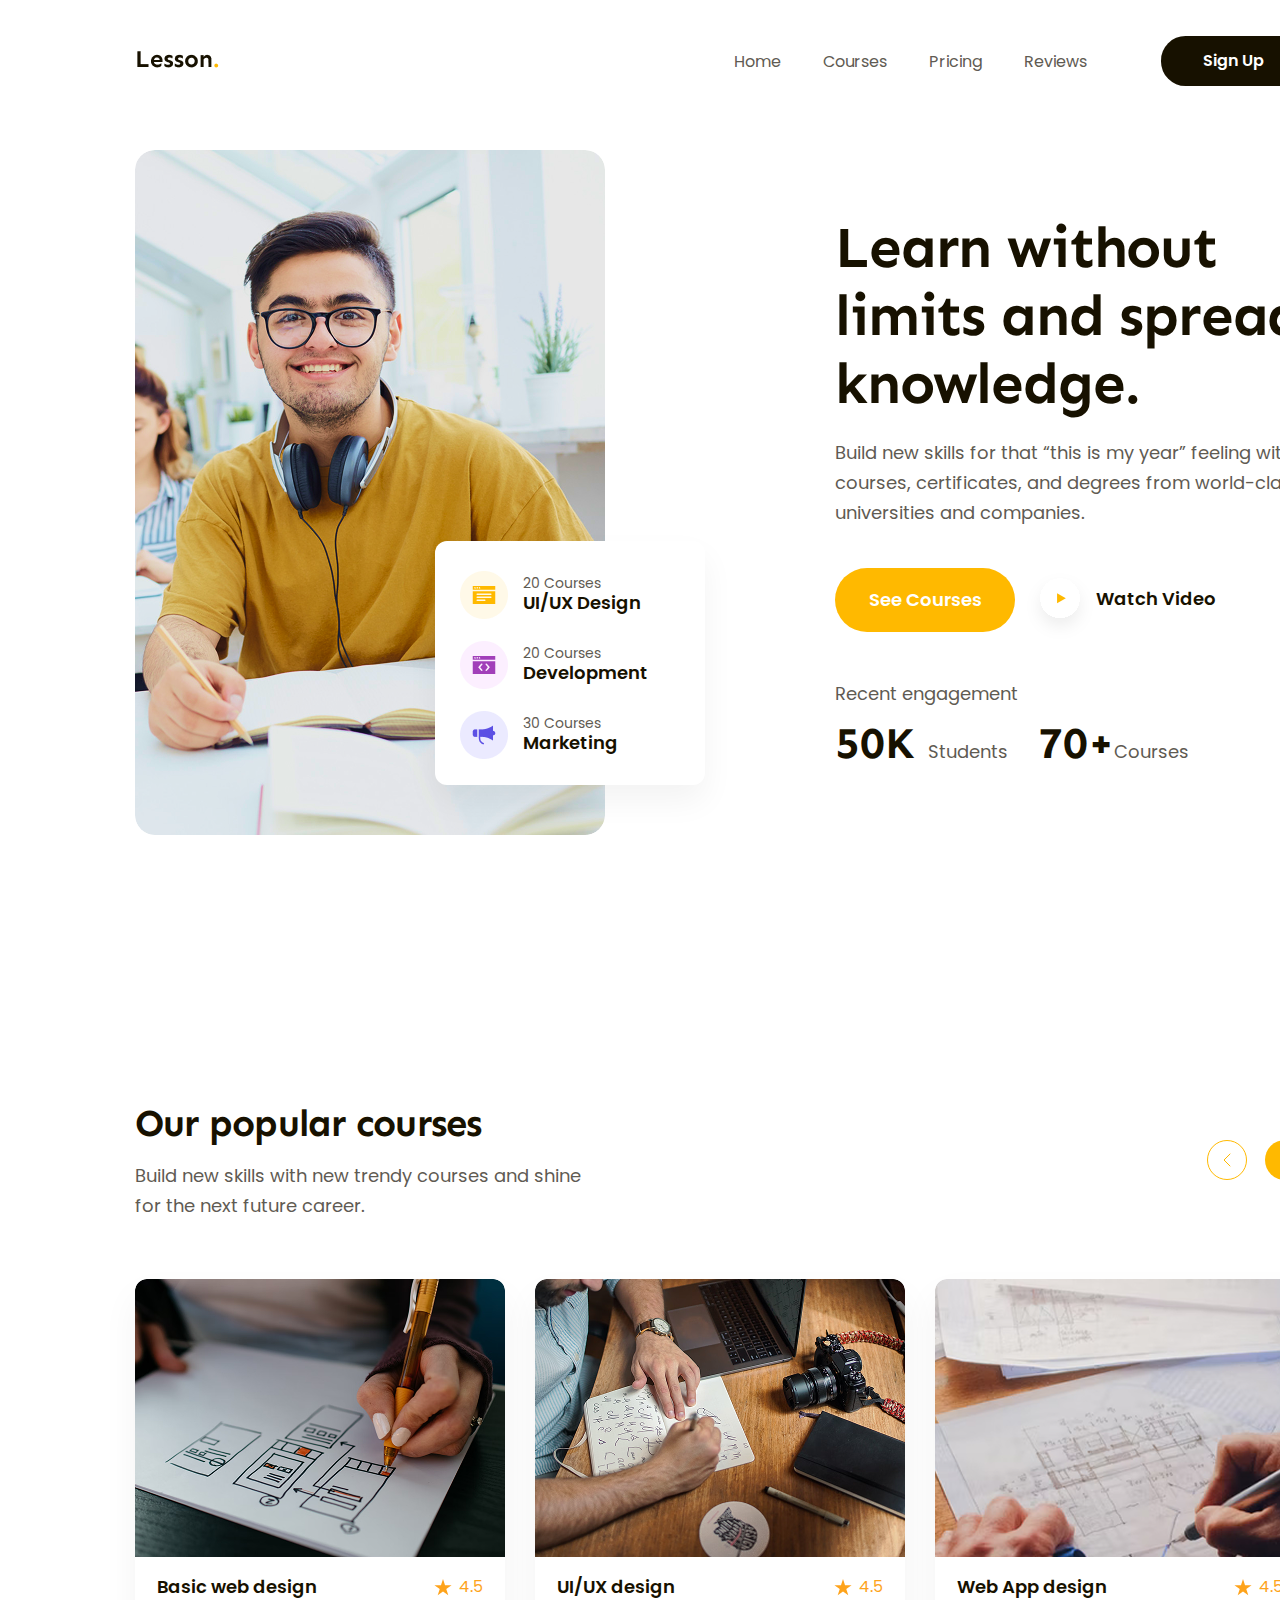
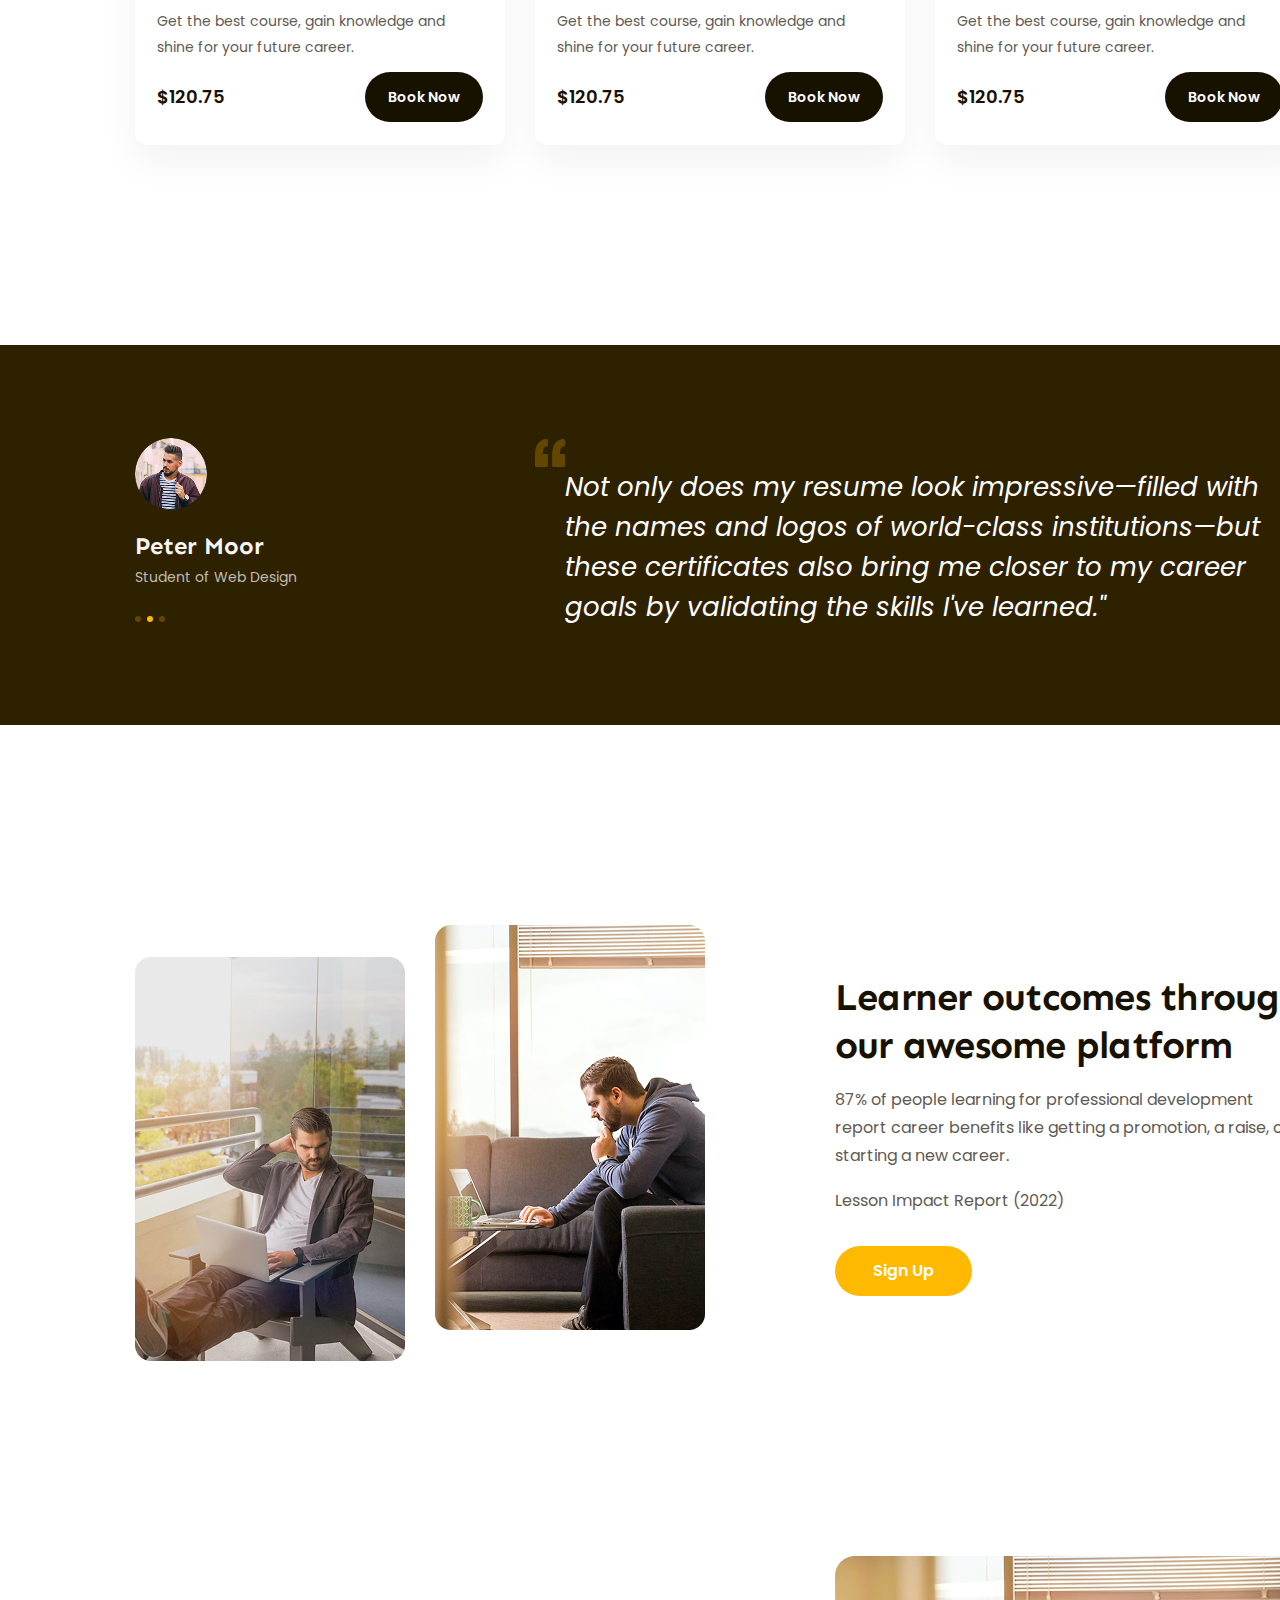
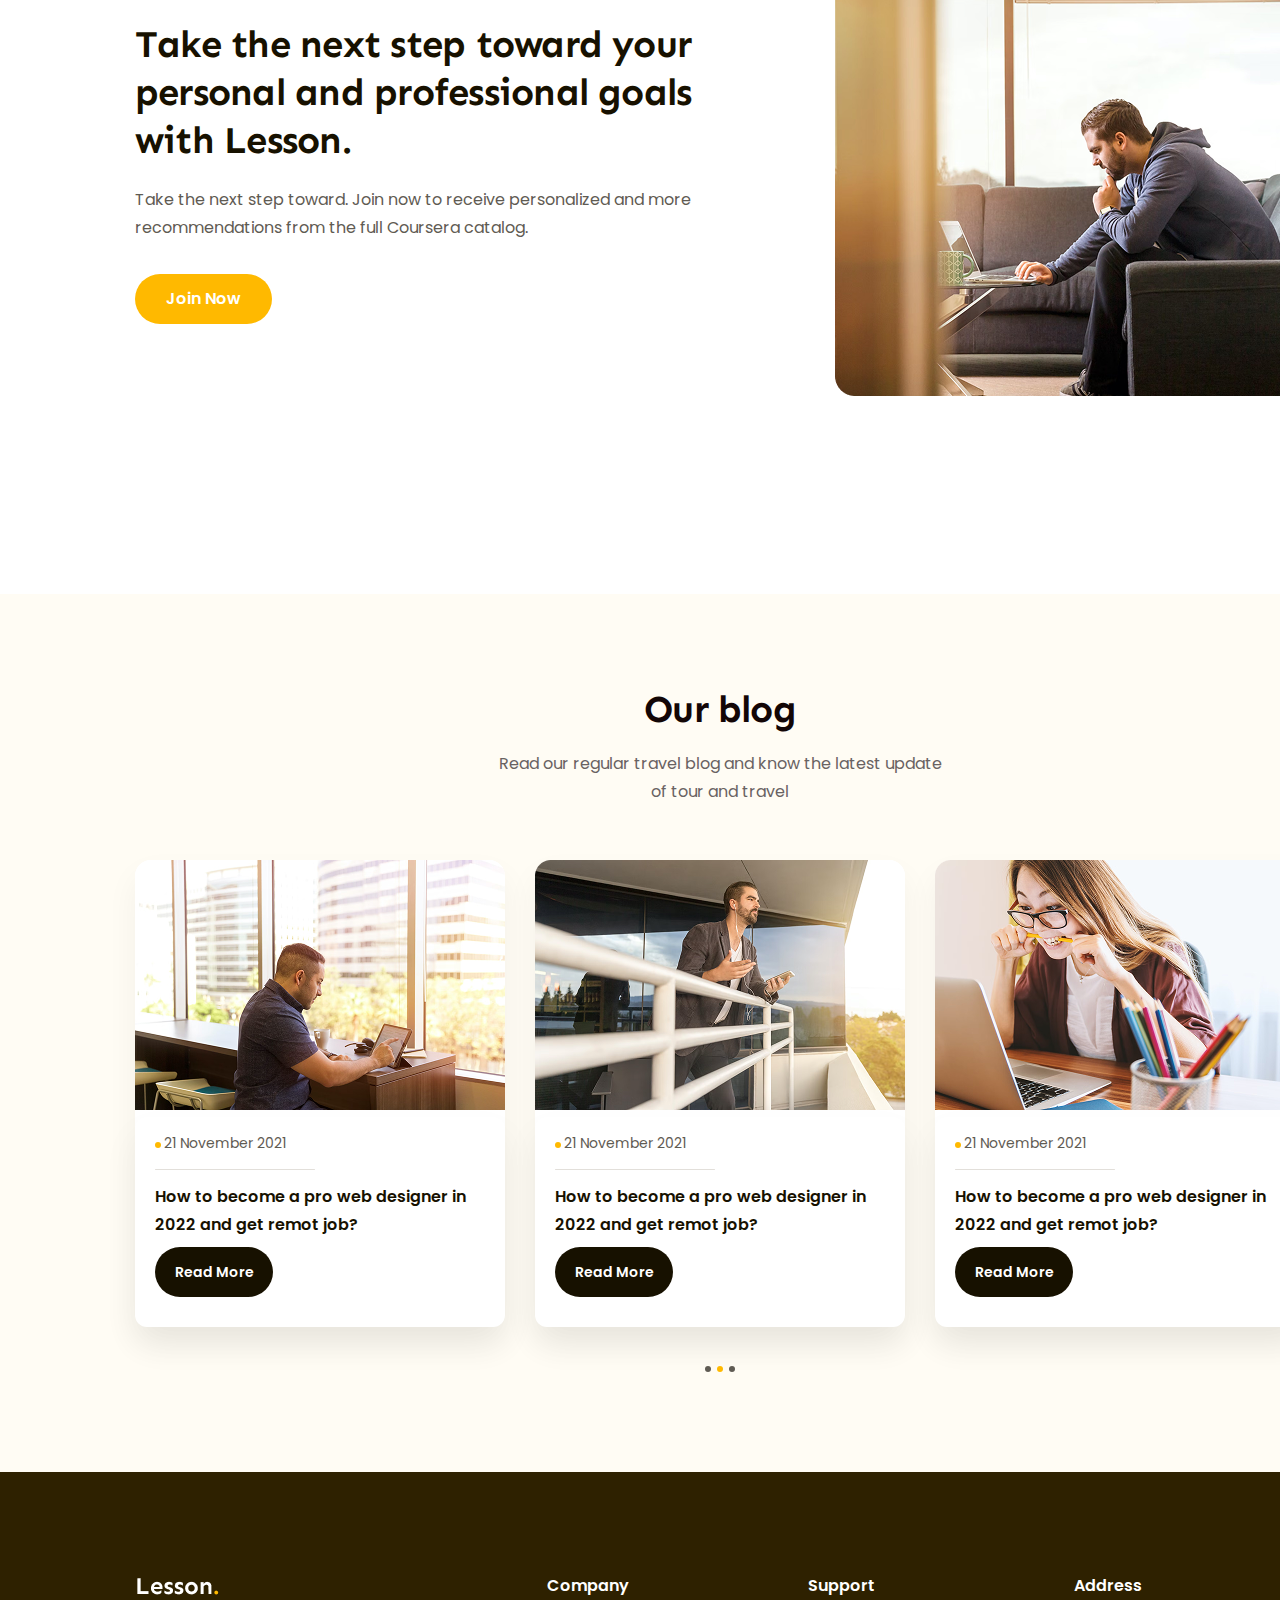
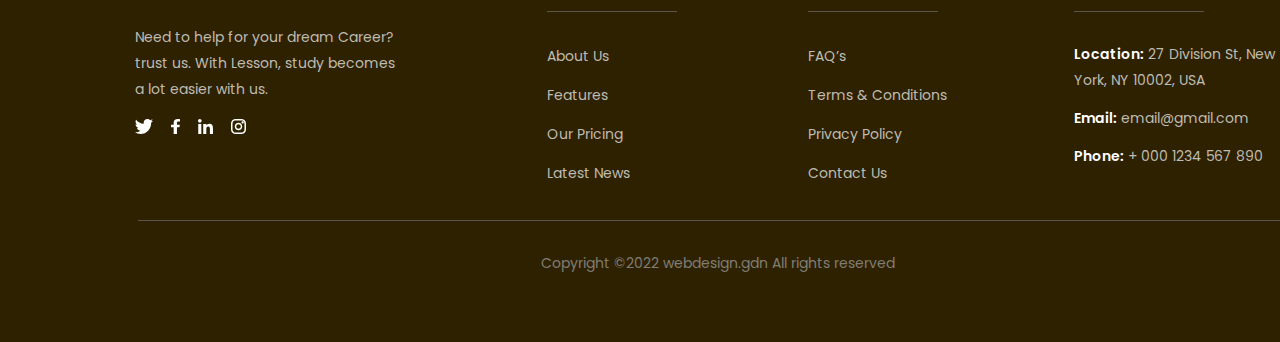
<file: index.html>
<!DOCTYPE html>
<html lang="en">

<head>
  <meta charset="UTF-8">
  <meta name="viewport" content="width=device-width, initial-scale=1.0">
  <title>Education Platform langding Page</title>
  <!-- Font Link -->
  <link rel="preconnect" href="https://fonts.googleapis.com">
  <link rel="preconnect" href="https://fonts.gstatic.com" crossorigin>
  <link
    href="https://fonts.googleapis.com/css2?family=Poppins:ital,wght@0,100;0,200;0,300;0,400;0,500;0,600;0,700;0,800;0,900;1,100;1,200;1,300;1,400;1,500;1,600;1,700;1,800;1,900&display=swap"
    rel="stylesheet">
  <link rel="preconnect" href="https://fonts.googleapis.com">
  <link rel="preconnect" href="https://fonts.gstatic.com" crossorigin>
  <link href="https://fonts.googleapis.com/css2?family=Sen:wght@400..800&display=swap" rel="stylesheet">

  <link rel="stylesheet" href="assets/style.css">
</head>

<body>

  <!-- Start Header And Hero Section -->
  <section class="header-hero-section">
    <header class="header">
      <div class="container">
        <div class="nav-content">
          <!-- Logo -->
          <div class="logo">
            <img src="assets/images/header-logo.png" alt="Company Logo" />
          </div>

          <!-- Nav Links -->
          <nav class="navlink">
            <ul>
              <li><a href="#">Home</a></li>
              <li>
                <a href="#">Courses</a>
              </li>
              <li>
                <a href="#">Pricing
                </a>
              </li>
              <li><a href="#">Reviews</a></li>
            </ul>
          </nav>

          <!-- Button -->
          <div class="button">
            <button class="nav-button">Sign Up</button>
          </div>
        </div>
      </div>
    </header>

    <!-- Hero Section -->
    <div class="hero">
      <div class="container">
        <!-- hero left image and card -->
        <div class="hero-left">
          <img src="assets/images/heor-img.png" />
          <div class="hero-card">
            <div class="first-row">
              <img class="hero-card-img" src="assets/images/hero-card1.png" alt="crad icon" />
              <p>20 Courses</p>
              <h1>UI/UX Design</h1>
            </div>

            <div class="second-row">
              <img class="hero-card-img" src="assets/images/hero-card2.png" alt="crad icon" />
              <p>20 Courses</p>
              <h1>Development</h1>
            </div>

            <div class="third-row">
              <img class="hero-card-img" src="assets/images/hero-card3.png" alt="crad icon" />
              <p>30 Courses</p>
              <h1>Marketing</h1>
            </div>

          </div>

        </div>

        <!-- Hero right text and button with data display -->
        <div class="hero-right">
          <div class="hero-right-text">
            <h1>Learn without limits and spread knowledge.</h1>
            <p>Build new skills for that “this is my year” feeling with courses,
              certificates, and degrees from world-class universities and companies.</p>

          </div>
          <div class="hero-right-button">
            <div class="">
            <button class="hero-see-course">See Courses</button>
            </div>
           <div>
    <button class="watch-vedio-button">
      <span>
        <svg xmlns="http://www.w3.org/2000/svg" width="72" height="72" viewBox="0 0 72 72" fill="none">
          <g filter="url(#filter0_d_28_41)">
            <circle cx="36" cy="28" r="20" fill="white" />
          </g>
          <path d="M41.9861 28L32.9741 33.1753L32.9982 22.783L41.9861 28Z" fill="#FFB900" />
          <defs>
            <filter id="filter0_d_28_41" x="0" y="0" width="72" height="72" filterUnits="userSpaceOnUse"
              color-interpolation-filters="sRGB">
              <feFlood flood-opacity="0" result="BackgroundImageFix" />
              <feColorMatrix in="SourceAlpha" type="matrix"
                values="0 0 0 0 0 0 0 0 0 0 0 0 0 0 0 0 0 0 127 0" result="hardAlpha" />
              <feOffset dy="8" />
              <feGaussianBlur stdDeviation="8" />
              <feComposite in2="hardAlpha" operator="out" />
              <feColorMatrix type="matrix" values="0 0 0 0 0 0 0 0 0 0 0 0 0 0 0 0 0 0 0.07 0" />
              <feBlend mode="normal" in2="BackgroundImageFix" result="effect1_dropShadow_28_41" />
              <feBlend mode="normal" in="SourceGraphic" in2="effect1_dropShadow_28_41" result="shape" />
            </filter>
          </defs>
        </svg>
      </span>
      <p>Watch Video</p>
    </button>
  </div>
          </div>

          <div class="hero-text-data">
            <p>Recent engagement</p>
            <div class="hero-right-data">
              <div class="hero-right-data1">
                <h1>50K <span>Students</span></h1>
              </div>
              <div class="hero-right-data2">
                <h1>70+<span>Courses </span></h1>
              </div>
            </div>
          </div>

        </div>
      </div>
    </div>

  </section>

  <!-- End Header And Hero Section -->

  <!-- Start Courses Section -->
  <section class="courses">
    <div class="container">
      <div class="courses-heading">
        <div class="">
          <h1>Our popular courses</h1>
          <p>Build new skills with new trendy courses and shine for the next future career.</p>
        </div>
        <div class="courses-button">
          <button>
            <svg xmlns="http://www.w3.org/2000/svg" width="98" height="40" viewBox="0 0 98 40" fill="none">
              <circle cx="78" cy="20" r="20" fill="#FFB900" />
              <path d="M75 14L81 20L75 26" stroke="white" stroke-linecap="round" stroke-linejoin="round" />
              <circle cx="20" cy="20" r="19.5" transform="matrix(-1 0 0 1 40 0)" stroke="#FFB900" />
              <path d="M23 14L17 20L23 26" stroke="#FFB900" stroke-linecap="round" stroke-linejoin="round" />
            </svg>
          </button>
        </div>
      </div>


      <!-- Cousese List Card -->
      <div class="courses-card-list">
        <!-- First Card -->
         <article class="course-card">
        <img class="course-image" src="assets/images/courses-image1.png" alt="Courses Image" />
        <div class="title-rating">
          <h2 class="course-title">Basic web design</h2>
          <div class="course-rating">
            <svg xmlns="http://www.w3.org/2000/svg" width="18" height="17" viewBox="0 0 18 17" fill="none">
              <path
                d="M9 0L11.0206 6.21885H17.5595L12.2694 10.0623L14.2901 16.2812L9 12.4377L3.70993 16.2812L5.73056 10.0623L0.440492 6.21885H6.97937L9 0Z"
                fill="#FEA31B" />
            </svg>
            4.5
          </div>
        </div>

        <p class="course-description">
          Get the best course, gain knowledge and shine for your future career.
        </p>

        <div class="course-footer">
          <span class="course-price">$120.75</span>
          <button class="book-button">Book Now</button>
        </div>
      </article>
       
      <!-- Second Card -->
       <article class="course-card">
        <img class="course-image" src="assets/images/courses-image2.png" alt="Courses Image" />
        <div class="title-rating">
          <h2 class="course-title">UI/UX design</h2>
          <div class="course-rating">
            <svg xmlns="http://www.w3.org/2000/svg" width="18" height="17" viewBox="0 0 18 17" fill="none">
              <path
                d="M9 0L11.0206 6.21885H17.5595L12.2694 10.0623L14.2901 16.2812L9 12.4377L3.70993 16.2812L5.73056 10.0623L0.440492 6.21885H6.97937L9 0Z"
                fill="#FEA31B" />
            </svg>
            4.5
          </div>
        </div>

        <p class="course-description">
          Get the best course, gain knowledge and shine for your future career.
        </p>

        <div class="course-footer">
          <span class="course-price">$120.75</span>
          <button class="book-button">Book Now</button>
        </div>
      </article>
       
            
      <!-- Third Card -->
       <article class="course-card">
        <img class="course-image" src="assets/images/courses-image3.png" alt="Courses Image" />
        <div class="title-rating">
          <h2 class="course-title">Web App design</h2>
          <div class="course-rating">
            <svg xmlns="http://www.w3.org/2000/svg" width="18" height="17" viewBox="0 0 18 17" fill="none">
              <path
                d="M9 0L11.0206 6.21885H17.5595L12.2694 10.0623L14.2901 16.2812L9 12.4377L3.70993 16.2812L5.73056 10.0623L0.440492 6.21885H6.97937L9 0Z"
                fill="#FEA31B" />
            </svg>
            4.5
          </div>
        </div>

        <p class="course-description">
          Get the best course, gain knowledge and shine for your future career.
        </p>

        <div class="course-footer">
          <span class="course-price">$120.75</span>
          <button class="book-button">Book Now</button>
        </div>
      </article>
        
      </div>
    </div>
  </section>

  <!-- End Courses Section -->


  <!-- Start Testimonial Section -->
  <section class="testimonial">
    <div class="container">
      <!-- Client Information Left -->
      <div class="client-information">
        <img src="assets/images/client-img.png" alt="" class="" />
        <h1>Peter Moor</h1>
        <p>Student of Web Design</p>
        <!-- Client testimonial button -->
        <div class="">
          <svg xmlns="http://www.w3.org/2000/svg" width="30" height="6" viewBox="0 0 30 6" fill="none">
            <circle cx="3" cy="3" r="3" fill="#634700" />
            <circle cx="15" cy="3" r="3" fill="#FFB900" />
            <circle cx="27" cy="3" r="3" fill="#634700" />
          </svg>
        </div>
      </div>

      <!-- Client Comments right -->
      <div class="client-comments">
        <svg xmlns="http://www.w3.org/2000/svg" width="30" height="28" viewBox="0 0 30 28" fill="none">
          <path
            d="M12.9168 1.23505V6.26199C12.9168 6.94407 12.3663 7.49652 11.6875 7.49652C9.26544 7.49652 7.94779 9.99114 7.76491 14.9155H11.6875C12.3662 14.9155 12.9168 15.4688 12.9168 16.1501V26.7647C12.9168 27.4465 12.3663 27.999 11.6875 27.999H1.22938C0.550795 27.999 1.90735e-06 27.4459 1.90735e-06 26.7647V16.15C1.90735e-06 13.7896 0.237282 11.6235 0.703081 9.71055C1.1816 7.74949 1.91613 6.035 2.8858 4.61422C3.88306 3.15417 5.13161 2.00845 6.59457 1.21054C8.06863 0.407543 9.78211 0 11.688 0C12.3662 0.000516891 12.9168 0.553486 12.9168 1.23505ZM28.771 7.49696C29.4496 7.49696 30 6.94407 30 6.26294V1.23497C30 0.553488 29.4496 0.000951767 28.771 0.000951767C26.866 0.000951767 25.1517 0.408579 23.6785 1.21149C22.2148 2.00931 20.9664 3.15408 19.9693 4.61517C18.999 6.03595 18.2645 7.75052 17.786 9.71254C17.32 11.6255 17.0832 13.7917 17.0832 16.151V26.7657C17.0832 27.4476 17.6341 28 18.3125 28H28.771C29.4496 28 30 27.447 30 26.7657V16.151C30 15.4693 29.4496 14.9165 28.771 14.9165H24.9035C25.0841 9.99165 26.3828 7.49696 28.771 7.49696Z"
            fill="#634700" />
        </svg>
        <h1>Not only does my resume look impressive—filled with the names and logos of
          world-class institutions—but these certificates also bring me closer to my career goals by validating the
          skills I've learned." </h1>
      </div>
    </div>

  </section>

  <!-- End Testimonial Section -->


  <!-- Start Feature Section -->
   <section class="feature-section">
    <div class="container">
      <div class="feature-main-row">
        <!-- Feature Left Image -->
        <div class="feature-left">
          <img class="feature-image1" src="assets/images/feature1.png" alt="Feature Image"/>
          <img class="feature-image2" src="assets/images/feature2.png" alt="Feature Image"/>
        </div>

        <!-- Feature Right text and image -->
         <div class="feature-right">
          <h1>Learner outcomes through our awesome platform</h1>
          <h2>87% of people learning for professional development report career benefits like getting a promotion, a raise, or starting a new career.</h2>
          <p>Lesson Impact Report (2022)</p>
          <div class="feature-button">
            <button>Sign Up</button>
          </div>
         </div>
      </div>

    </div>

   </section>
   <!-- End Feature Section -->

  <!-- Start CTA Section -->
  <section class="cta-section">
    <div class="container">
      <!-- CTA Left -->
      <div class="cta-left">
        <h1>Take the next step toward your personal and professional goals with Lesson.</h1>
        <p>Take the next step toward. Join now to receive
          personalized and more recommendations from the full Coursera catalog.</p>
        <div class="cta-button">
          <button>Join Now</button>
        </div>

      </div>

      <!-- CTA Right -->
      <div class="cta-right">
        <img src="/assets/images/cta-right.png" alt="CTA Image" />

      </div>

    </div>
  </section>
  <!-- End CTA Section -->




  <!-- start Blog Section -->
  <section class="blog-section">
    <div class="container">
      <div class="blog-heading">
        <h1 class="">Our blog</h1>
        <p>Read our regular travel blog and know the latest update of tour and travel</p>
      </div>

      <div class="blog-card">
        <!-- First Card -->
        <div class="card">
          <div class="card-img">
            <img src="/assets/images/blog-img1.png" alt="Card Image" />
          </div>
          <div class="card-body">
            <p class="dots-text"><span><svg xmlns="http://www.w3.org/2000/svg" width="6" height="6" viewBox="0 0 6 6"
                  fill="none">
                  <circle cx="3" cy="3" r="3" fill="#FFB900" />
                </svg></span>21 November 2021</p>
            <div class="card-divider"></div>
            <h1>How to become a pro web designer in 2022 and get remot job?</h1>
            <div class="card-button">
              <button>Read More</button>
            </div>
          </div>
        </div>

        <!-- Second Card -->
        <div class="card">
          <div class="card-img">
            <img src="/assets/images/blog-img2.png" alt="Card Image" />
          </div>
          <div class="card-body">
            <p class="dots-text"><span><svg xmlns="http://www.w3.org/2000/svg" width="6" height="6" viewBox="0 0 6 6"
                  fill="none">
                  <circle cx="3" cy="3" r="3" fill="#FFB900" />
                </svg></span>21 November 2021</p>
            <div class="card-divider"></div>
            <h1>How to become a pro web designer in 2022 and get remot job?</h1>
            <div class="card-button">
              <button>Read More</button>
            </div>
          </div>
        </div>

        <!-- Third Card -->
        <div class="card">
          <div class="card-img">
            <img src="/assets/images/blog-img3.png" alt="Card Image" />
          </div>
          <div class="card-body">
            <p class="dots-text"><span><svg xmlns="http://www.w3.org/2000/svg" width="6" height="6" viewBox="0 0 6 6"
                  fill="none">
                  <circle cx="3" cy="3" r="3" fill="#FFB900" />
                </svg></span>21 November 2021</p>
            <div class="card-divider"></div>
            <h1>How to become a pro web designer in 2022 and get remot job?</h1>
            <div class="card-button">
              <button>Read More</button>
            </div>
          </div>
        </div>

      </div>

      <!-- Blog Dots Button -->
      <div class="blog-dots-button">
        <svg xmlns="http://www.w3.org/2000/svg" width="30" height="6" viewBox="0 0 30 6" fill="none">
          <circle cx="3" cy="3" r="3" fill="#5F5B53" />
          <circle cx="15" cy="3" r="3" fill="#FFB900" />
          <circle cx="27" cy="3" r="3" fill="#5F5B53" />
        </svg>
      </div>

    </div>
  </section>

  <!-- End Blog Section -->




  <!-- Start Footer Section -->


    <!-- Start Footer Section -->

  <footer class="footer">
    <div class="container">
      <!-- logo and social icon -->
      <div class="footer-logo-section">
        <div class="footer-logo">
          <img class="" src="/assets/images/footer-logo.png" alt="company logo" />
        </div>
        <p class="">Need to help for your dream Career? trust us. With Lesson, study becomes a lot easier with us.</p>
        <div class="social-media-link">
          <svg xmlns="http://www.w3.org/2000/svg" width="111" height="15" viewBox="0 0 111 15" fill="none">
            <path
              d="M5.64991 15C3.57026 15 1.63168 14.3864 0 13.3276C1.38535 13.4185 3.83019 13.2007 5.35087 11.7292C3.06326 11.6227 2.0316 9.8428 1.89703 9.08215C2.0914 9.15822 3.01841 9.24949 3.54172 9.03651C0.91022 8.36714 0.506525 6.02434 0.596235 5.30933C1.08964 5.65923 1.92694 5.78093 2.25587 5.75051C-0.196205 3.97059 0.685945 1.2931 1.11954 0.71501C2.87924 3.18826 5.51649 4.57733 8.7791 4.65459C8.71759 4.38089 8.6851 4.09593 8.6851 3.80325C8.6851 1.70277 10.3586 0 12.423 0C13.5016 0 14.4735 0.46484 15.1558 1.20837C15.8766 1.03703 16.9613 0.635914 17.4916 0.289047C17.2243 1.26268 16.3922 2.07488 15.8888 2.37592C15.8847 2.36563 15.893 2.38616 15.8888 2.37592C16.331 2.30807 17.5274 2.07481 18 1.74949C17.7663 2.29647 16.884 3.20591 16.16 3.71506C16.2947 9.74221 11.7492 15 5.64991 15Z"
              fill="white" />
            <path
              d="M44.4103 8.37379L44.8767 5.67961H41.9589V3.93204C41.9589 3.1948 42.3657 2.47573 43.6726 2.47573H45V0.182039C45 0.182039 43.7959 0 42.6452 0C40.2411 0 38.6712 1.29064 38.6712 3.62621V5.67961H36V8.37379H38.6712V14.8871C39.2075 14.9618 39.7562 15 40.3151 15C40.874 15 41.4226 14.9618 41.9589 14.8871V8.37379H44.4103Z"
              fill="white" />
            <path
              d="M66.6186 1.81302C66.6186 2.81432 65.8085 3.62603 64.8093 3.62603C63.81 3.62603 63 2.81432 63 1.81302C63 0.811715 63.81 0 64.8093 0C65.8085 0 66.6186 0.811715 66.6186 1.81302Z"
              fill="white" />
            <path d="M63.2474 4.95868H66.3402V15H63.2474V4.95868Z" fill="white" />
            <path
              d="M71.3196 4.95868H68.2268V15H71.3196C71.3196 15 71.3196 11.8388 71.3196 9.86235C71.3196 8.67602 71.6977 7.4845 73.2062 7.4845C74.911 7.4845 74.9008 9.037 74.8928 10.2397C74.8824 11.8119 74.9072 13.4163 74.9072 15H78V9.70041C77.9738 6.31647 77.1508 4.75723 74.4433 4.75723C72.8354 4.75723 71.8387 5.53935 71.3196 6.24696V4.95868Z"
              fill="white" />
            <path
              d="M108.75 3.375C108.75 3.99632 108.246 4.5 107.625 4.5C107.004 4.5 106.5 3.99632 106.5 3.375C106.5 2.75368 107.004 2.25 107.625 2.25C108.246 2.25 108.75 2.75368 108.75 3.375Z"
              fill="white" />
            <path fill-rule="evenodd" clip-rule="evenodd"
              d="M103.5 11.25C105.571 11.25 107.25 9.57107 107.25 7.5C107.25 5.42893 105.571 3.75 103.5 3.75C101.429 3.75 99.75 5.42893 99.75 7.5C99.75 9.57107 101.429 11.25 103.5 11.25ZM103.5 9.75C104.743 9.75 105.75 8.74264 105.75 7.5C105.75 6.25736 104.743 5.25 103.5 5.25C102.257 5.25 101.25 6.25736 101.25 7.5C101.25 8.74264 102.257 9.75 103.5 9.75Z"
              fill="white" />
            <path fill-rule="evenodd" clip-rule="evenodd"
              d="M96 7.2C96 4.67976 96 3.41965 96.4905 2.45704C96.9219 1.61031 97.6103 0.921901 98.457 0.490471C99.4196 0 100.68 0 103.2 0H103.8C106.32 0 107.58 0 108.543 0.490471C109.39 0.921901 110.078 1.61031 110.51 2.45704C111 3.41965 111 4.67976 111 7.2V7.8C111 10.3202 111 11.5804 110.51 12.543C110.078 13.3897 109.39 14.0781 108.543 14.5095C107.58 15 106.32 15 103.8 15H103.2C100.68 15 99.4196 15 98.457 14.5095C97.6103 14.0781 96.9219 13.3897 96.4905 12.543C96 11.5804 96 10.3202 96 7.8V7.2ZM103.2 1.5H103.8C105.085 1.5 105.958 1.50117 106.633 1.55633C107.291 1.61006 107.627 1.70745 107.862 1.82698C108.426 2.1146 108.885 2.57354 109.173 3.13803C109.293 3.37263 109.39 3.70893 109.444 4.36656C109.499 5.04169 109.5 5.91513 109.5 7.2V7.8C109.5 9.08487 109.499 9.95831 109.444 10.6334C109.39 11.2911 109.293 11.6274 109.173 11.862C108.885 12.4265 108.426 12.8854 107.862 13.173C107.627 13.2926 107.291 13.3899 106.633 13.4437C105.958 13.4988 105.085 13.5 103.8 13.5H103.2C101.915 13.5 101.042 13.4988 100.367 13.4437C99.7089 13.3899 99.3726 13.2926 99.138 13.173C98.5735 12.8854 98.1146 12.4265 97.827 11.862C97.7074 11.6274 97.6101 11.2911 97.5563 10.6334C97.5012 9.95831 97.5 9.08487 97.5 7.8V7.2C97.5 5.91513 97.5012 5.04169 97.5563 4.36656C97.6101 3.70893 97.7074 3.37263 97.827 3.13803C98.1146 2.57354 98.5735 2.1146 99.138 1.82698C99.3726 1.70745 99.7089 1.61006 100.367 1.55633C101.042 1.50117 101.915 1.5 103.2 1.5Z"
              fill="white" />
          </svg>

        </div>
      </div>

    <div class="footer-body-information">
      <!-- Company Quick Link -->
      <div class="quick-link">
        <h1 class="">Company</h1>
        <div class="divider"></div>
        <ul>
          <li class=""><a href="#">About Us</a></li>
          <li class=""><a href="#">Features</a></li>
          <li class=""><a href="#">Our Pricing</a></li>
          <li class=""><a href="#">Latest News</a></li>
        </ul>
      </div>

      <!-- Support -->
      <div class="company-support">
        <h1 class="">Support</h1>
        <div class="divider"></div>
        <ul>
          <li class=""><a href="#">FAQ’s</a></li>
          <li class=""><a href="#">Terms & Conditions</a></li>
          <li class=""><a href="#">Privacy Policy</a></li>
          <li class=""><a href="#">Contact Us</a></li>
        </ul>
      </div>

      <!-- Address -->
      <div class="company-address">
        <h1 class="">Address</h1>
        <div class="divider"></div>
        <ul>
          <li class="company-loaction">
            <p><span class="contact-title">Location:</span> 27 Division St, New York, NY 10002, USA</p>
          </li>
          <li class="">
            <p><span class="contact-title">Email:</span> email@gmail.com</p>
          </li>
          <li class="">
            <p><span class="contact-title">Phone:</span> + 000 1234 567 890</p>
          </li>
        </ul>
      </div>
      </div>
    </div>

      <!-- Footer Divider and Copy Right Text -->
             <div class="footer-divider"></div>
        <p class="footer-copy-right">Copyright ©2022 webdesign.gdn All rights reserved</p>
  </footer>
  <!-- End Footer Section -->

</body>

</html>
</file>
<file: assets/style.css>
body {
  margin: 0;
  padding: 0;
  font-family: 'Poppins', sans-serif;

}

.container {
  margin: 0 auto;
  width: 1170px;
  /* background-color: aquamarine; */
}


/* Start Header and Hero CSS */
.header-hero-section {
  width: 1440px;
}

.header {
  width: 1440px;
}

.nav-content {
  padding-top: 32px;
  display: flex;
  align-items: center;
  justify-content: space-between;
}

.logo img {
  width: 85px;
  height: 34px;
}

.navlink ul {
  margin-left: 400px;
  display: flex;
  list-style: none;
  gap: 42px;
}

.navlink a {
  position: relative;
  display: inline-block;
  color: #5F5B53;
  text-align: center;
  font-family: Poppins;
  font-size: 16px;
  font-style: normal;
  font-weight: 400;
  line-height: 28px;
  text-decoration: none;
  transition: color 0.3s ease;
}

.navlink a::after {
  content: '';
  position: absolute;
  left: 20%;
  bottom: -4px;
  transform: translateX(-50%);
  width: 0;
  height: 2px;
  background: #171100;
  border-radius: 1px;
  transition: width 0.3s ease;
}

.navlink a:hover {
  color: #171100;
  font-weight: 600;
}

.navlink a:hover::after {
  width: 12px;
}

.icon {
  width: 16px;
  height: 16px;
}

.nav-button {
  margin-top: -3px;
  width: 144px;
  height: 50px;
  flex-shrink: 0;
  border-radius: 24.5px;
  background: #171100;
  color: #FFF;
  text-align: center;
  font-family: Poppins;
  font-size: 16px;
  font-style: normal;
  font-weight: 600;
  line-height: 28px;
  border: none;
  cursor: pointer;
  transition: 0.3s ease;
}

.nav-button:hover {
  background-color: #0056b3;
}


.hero {
  width: 1440px;
  padding-top: 58px;
  padding-bottom: 65px;
}

.hero .container {
  display: flex;
  gap: 230px;
}

.hero-left {
  position: relative;

}

.hero-left img {
  width: 470px;
  height: 685px;
  flex-shrink: 0;
  border-radius: 20px;
  z-index: -1;
}

.hero-card {
  transform: translateY(-50%);
  position: absolute;
  top: 513px;
  left: 300px;
  width: 270px;
  height: 244px;
  flex-shrink: 0;
  border-radius: 12px;
  background: #FFFFFF;
  box-shadow: 0px 16px 32px 0px rgba(0, 0, 0, 0.05);
  z-index: 1;
}

.hero-card-img {
  width: 48px !important;
  height: 48px !important;
}

.first-row,
.second-row,
.third-row {
  position: relative;
  display: flex;
  justify-content: flex-start;
  gap: 20px;

}

.first-row img {
  position: absolute;
  top: 30px;
  left: 25px;
}

.first-row p {
  position: absolute;
  top: 12px;
  left: 88px;
  color: #5F5B53;
  font-family: Poppins;
  font-size: 14px;
  font-style: normal;
  font-weight: 400;
  line-height: 26px;
}

.first-row h1 {
  position: absolute;
  top: 35px;
  left: 88px;
  color: #171100;
  font-family: Poppins;
  font-size: 18px;
  font-style: normal;
  font-weight: 600;
  line-height: 30px;
}

.first-row img {
  position: absolute;
  top: 30px;
  left: 25px;
}

.second-row img {
  position: absolute;
  top: 100px;
  left: 25px;
}

.second-row p {
  position: absolute;
  top: 82px;
  left: 88px;
  color: #5F5B53;
  font-family: Poppins;
  font-size: 14px;
  font-style: normal;
  font-weight: 400;
  line-height: 26px;
}

.second-row h1 {
  position: absolute;
  top: 105px;
  left: 88px;
  color: #171100;
  font-family: Poppins;
  font-size: 18px;
  font-style: normal;
  font-weight: 600;
  line-height: 30px;
}

.third-row img {
  position: absolute;
  top: 170px;
  left: 25px;
}

.third-row p {
  position: absolute;
  top: 152px;
  left: 88px;
  color: #5F5B53;
  font-family: Poppins;
  font-size: 14px;
  font-style: normal;
  font-weight: 400;
  line-height: 26px;
}

.third-row h1 {
  position: absolute;
  top: 175px;
  left: 88px;
  color: #171100;
  font-family: Poppins;
  font-size: 18px;
  font-style: normal;
  font-weight: 600;
  line-height: 30px;
}

.hero-right {
  width: 470px;
}

.hero-right-text h1 {
  margin-top: 64px;
  margin-bottom: 0px;
  color: #171100;
  font-family: 'Sen', sans-serif;
  font-size: 58px;
  font-style: normal;
  font-weight: 700;
  line-height: 68px;
  letter-spacing: -1.16px;

}

.hero-right-text p {
  width: 470px;
  margin-top: 20px;
  color: #5F5B53;
  font-family: Poppins;
  font-size: 18px;
  font-style: normal;
  font-weight: 400;
  line-height: 30px;

}

.hero-right-button {
  display: grid;
  grid-template-columns: repeat(2, auto);
  column-gap: 10px;
  align-items: center;
}

.hero-see-course {
  width: 180px;
  height: 64px;
  flex-shrink: 0;
  margin-top: 10px;
  border-radius: 32px;
  background: #FFB900;
  border: none;
  color: #FFF;
  font-family: Poppins;
  font-size: 18px;
  font-weight: 600;
  line-height: 30px;
  text-align: center;
  display: flex;
  align-items: center;
  justify-content: center;
}


.watch-vedio-button {
  margin-top: 25px;
  background: none;
  border: none;
  display: flex;
  align-items: center;
  gap: 0;
  padding: 0;
}

.watch-vedio-button p {
  color: #171100;
  font-family: Poppins;
  font-size: 18px;
  font-weight: 600;
  line-height: 30px;
  cursor: pointer;
  margin-left: -168px;
  margin-top: -0px;
}

.watch-vedio-button svg {
  width: 70px;
  height: 70px;
}

.hero-text-data p {
  margin-top: 35px;
  color: #5F5B53;
  font-family: Poppins;
  font-size: 18px;
  font-style: normal;
  font-weight: 400;
  line-height: 30px;
}

.hero-right-data1 h1,
.hero-right-data2 h1 {
  margin-top: -10px;
  color: #171100;
  font-family: 'Sen', sans-serif;
  font-size: 44px;
  font-style: normal;
  font-weight: 700;
  line-height: 54px;
}

.hero-right-data1 span,
.hero-right-data2 span {
  color: #5F5B53;
  font-family: Poppins;
  font-size: 18px;
  font-style: normal;
  font-weight: 400;
  line-height: 30px;
}

.hero-right-data {
  display: flex;
  gap: 30px;

}

/* End Header and Hero CSS */


/* Start Courses CSS */

.courses {
  width: 1440px;
  padding: 200px 0px;
  height: 645px;
}

.courses-top {
  display: flex;
  justify-content: space-between;
}

.courses-heading h1 {
  color: #171100;
  font-family: "Sen", sans-serif;
  font-size: 38px;
  font-style: normal;
  font-weight: 700;
  line-height: 48px;
  letter-spacing: -0.76px;
  margin-bottom: -10px;
  margin-top: 0px;

}

.courses-heading p {
  color: #5F5B53;
  font-family: Poppins;
  font-size: 18px;
  font-style: normal;
  font-weight: 400;
  line-height: 30px;

}

.courses {
  padding: 192px 0px;
  height: 645px;
}

.courses-heading {
  display: flex;
  justify-content: space-between;
  gap: 608px;

}

.courses-heading h1 {
  color: #171100;
  font-family: 'Sen', sans-serif;
  font-size: 38px;
  font-style: normal;
  font-weight: 700;
  line-height: 48px;
  letter-spacing: -0.76px;
}

.courses-heading p {
  padding-top: 7px;
  width: 458px;
  color: #5F5B53;
  font-family: Poppins;
  font-size: 18px;
  font-style: normal;
  font-weight: 400;
  line-height: 30px;

}

.courses-button {
  padding-top: 40px;
}

.courses-button button {
  border: none;
  background: none;
}

.courses-list-card {
  padding-top: 38px;
}

.card-body {
  width: 370px;
  background: #fff;
  border-radius: 12px;
  box-shadow: 0px 18px 36px 0px rgba(0, 0, 0, 0.05);
  overflow: hidden;
}

.card-image img {
  width: 100%;
  height: auto;
  display: block;
  border-top-left-radius: 12px;
  border-top-right-radius: 12px;
}

.card-content {
  padding: 20px;
}

.couses-title-review {
  display: flex;
  justify-content: space-between;
  align-items: center;
  margin-bottom: 10px;
}

.couses-title-review h1 {
  color: #171100;
  font-family: Poppins;
  font-size: 18px;
  font-weight: 600;
  margin: 0;
}

.couses-title-review p {
  display: flex;
  align-items: center;
  gap: 5px;
  margin: 0;
}

.couses-title-review p span {
  color: #FEA31B;
  font-family: Poppins;
  font-size: 16px;
}

.card-content h2 {
  color: #5F5B53;
  font-family: Poppins;
  font-size: 14px;
  font-weight: 400;
  line-height: 24px;
  margin: 10px 0 20px;
}

.couses-price-button {
  display: flex;
  justify-content: space-between;
  align-items: center;
}

.couses-price-button h1 {
  color: #171100;
  font-family: Poppins;
  font-size: 18px;
  font-weight: 600;
  margin: 0;
}

.couses-price-button button {
  width: 118px;
  height: 50px;
  border: none;
  border-radius: 25px;
  background: #FFB900;
  color: #FFF;
  font-family: Poppins;
  font-size: 14px;
  font-weight: 600;
  cursor: pointer;
}

.courses-card-list {
  padding-top: 40px;
  display: flex;
  gap: 30px;
}

.course-card {
  width: 370px;
  height: 466px;
  background: white;
  box-shadow: 0px 18px 36px rgba(0, 0, 0, 0.05);
  border-radius: 12px;
  padding: 0;
}

.course-image {
  width: 370px;
  height: 278px;
  border-top-left-radius: 12px;
  border-top-right-radius: 12px;
  display: block;
}

.title-rating {
  display: flex;
  justify-content: space-between;
  padding-left: 22px;
  padding-right: 22px;
  padding-top: 15px;
}

.course-title {
  color: #171100;
  font-size: 18px;
  font-family: Poppins;
  font-weight: 600;
  line-height: 30px;
  margin: 0;
}

.course-rating {
  color: #FEA31B;
  font-size: 16px;
  font-family: Poppins;
  font-weight: 400;
  line-height: 28px;
  display: flex;
  align-items: center;
  gap: 7px;
}

.course-description {
  width: 326px;
  color: #5F5B53;
  font-size: 14px;
  font-family: Poppins;
  font-weight: 400;
  line-height: 26px;
  padding-left: 22px;
  padding-right: 22px;
  padding-top: 6px;
  margin: 0;
}

.course-footer {
  display: flex;
  justify-content: space-between;
  padding-left: 22px;
  padding-right: 22px;
  padding-top: 12px;
  align-items: center;
}

.course-price {
  color: #171100;
  font-size: 18px;
  font-family: Poppins;
  font-weight: 600;
  line-height: 30px;
}

.book-button {
  width: 118px;
  height: 50px;
  background: #171100;
  border: none;
  border-radius: 25px;
  color: white;
  font-size: 14px;
  font-family: Poppins;
  font-weight: 600;
  line-height: 26px;
  text-align: center;
  cursor: pointer;
}

.book-button:hover {
  background: #FFB900;
}



/* End Courses CSS */

/* Start Testimonial CSS */
.testimonial {
  width: 1440px;
  background: #2E2100;
  height: 380px;
  margin-top: 9px;
}

.testimonial .container {
  padding: 94px 0px;
  display: grid;
  grid-template-columns: 1fr 2fr;
  gap: 15px;
  align-items: center;

}

.client-information {
  width: 160px;
}

.client-information img {
  margin-top: -16px;
  width: 72px;
  height: 72px;
  border-radius: 100%;
}

.client-information h1 {
  margin-top: 12px;
  color: #F7F7F7;
  font-family: 'Sen', sans-serif;
  font-size: 24px;
  font-style: normal;
  font-weight: 700;
  line-height: 34px;
}

.client-information p {
  margin-top: -15px;
  color: #BFBCB2;
  font-family: Poppins;
  font-size: 14px;
  font-style: normal;
  font-weight: 400;
  line-height: 26px;
}

.client-comments svg {
  Width: 30px;
  Height: 28px;

}

.client-comments h1 {
  margin-left: 30px;
  margin-top: -7px;
  color: #FFF;
  font-family: Poppins;
  font-size: 26px;
  font-style: italic;
  font-weight: 400;
  line-height: 40px;

}


/* Start feature CSS */
.feature-section {
  width: 1440px;
  /* // */
}

.feature-section .container {
  padding-top: 200px;
  padding-bottom: 200px;
}

.feature-main-row {
  display: flex;
  gap: 700px;
}

.feature-left {
  position: relative;
  display: flex;
}

.feature-left .feature-image1 {
  position: absolute;
  top: 32px;

}

.feature-left .feature-image2 {
  position: absolute;
  top: 0px;
  left: 300px;
}

.feature-right {
  margin-top: 23px;
}

.feature-right h1 {
  margin-bottom: -0px;
  width: 470px;
  color: #171100;
  font-family: 'Sen', sans-serif;
  font-size: 38px;
  font-style: normal;
  font-weight: 700;
  line-height: 48px;
  letter-spacing: -0.76px;
}

.feature-right h2,
p {
  margin-top: 17px;
  width: 458px;
  color: #5F5B53;
  font-family: Poppins;
  font-size: 16px;
  font-style: normal;
  font-weight: 400;
  line-height: 28px;
}

.feature-button button {
  margin-top: 15px;
  width: 137px;
  height: 50px;
  flex-shrink: 0;
  border-radius: 26px;
  background: #FFB900;
  color: #FFF;
  text-align: center;
  font-family: Poppins;
  font-size: 16px;
  font-style: normal;
  font-weight: 600;
  line-height: 28px;
  border: none;
}

/* End feature CSS */



/* Start CTA section CSS */
.cta-section {
  width: 1440px;
  padding-top: 63px;
  padding-bottom: 195px;
}

.cta-section .container {
  height: 440px;
  display: flex;
  align-items: center;
  justify-content: space-between;
}

.cta-left {
  width: 570px;
  position: relative;

}

.cta-left h1 {
  position: absolute;
  top: -185px;
  color: #171100;
  font-family: 'Sen', sans-serif;
  font-size: 38px;
  font-style: normal;
  font-weight: 700;
  line-height: 48px;
  letter-spacing: -0.76px;
}

.cta-left p {
  position: absolute;
  top: -20px;
  width: 570px;
  padding-top: 10px;
  color: #5F5B53;
  font-family: Poppins;
  font-size: 16px;
  font-style: normal;
  font-weight: 400;
  line-height: 28px;
}

.cta-button button {
  position: absolute;
  top: 95px;
  width: 137px;
  height: 50px;
  flex-shrink: 0;
  border-radius: 26px;
  border: none;
  background: #FFB900;
  color: #FFF;
  text-align: center;
  font-family: Poppins;
  font-size: 16px;
  font-style: normal;
  font-weight: 600;
  line-height: 28px;
}

/* End CTA CSS */


/* Start Blog Section CSS */
.blog-section {
  width: 1440px;
  height: 878px;
  background-color: #FFFCF4;

}

.blog-heading,
.blog-dots-button {
  padding-top: 65px;
  display: flex;
  align-items: center;
  justify-content: center;
  flex-direction: column;
  text-align: center;
}

.blog-heading h1 {
  color: #130606;
  font-family: "Sen", sans-serif;
  font-size: 38px;
  font-style: normal;
  font-weight: 700;
  line-height: 48px;
  letter-spacing: -0.76px;
  margin-bottom: -0px;
}

.blog-heading p {
  width: 448px;
  color: #696262;
  font-size: 16px;
  font-style: normal;
  font-weight: 400;
  line-height: 28px;
}

.blog-card {
  padding-top: 38px;
  display: flex;
  gap: 30px;
  margin-bottom: -26px;
}

.blog-card .card {
  width: 370px;
  Height: 467px;
  border-radius: 16px;
  background: #FFF;
  box-shadow: 0px 16px 32px 0px rgba(0, 0, 0, 0.05);
  transition: all 0.3s ease;
}

.blog-card .card:hover {
  transform: translateY(-10px);
  box-shadow: 0 20px 40px rgba(0, 0, 0, 0.1);
}

.card-body {
  height: 210px;
}

.card-image img {
  width: 370px;
  height: 250px;
}

.card-body p {
  margin-left: 20px;
  margin-top: 13px;
  color: #5F5B53;
  font-size: 14px;
  font-style: normal;
  font-weight: 400;
  line-height: 26px;
}

.dots-text {
  display: flex;
  align-items: center;
  gap: 3px;
  margin-bottom: 10px;
}

.card-body .card-divider {
  margin-left: 20px;
  margin-top: 13px;
  border-radius: 0.5px;
  background: #E2DFDA;
  width: 160px;
  height: 1px;
}

.card-body h1 {
  margin-left: 20px;
  margin-top: 13px;
  width: 330px;
  color: #171100;
  font-family: Poppins;
  font-size: 16px;
  font-style: normal;
  font-weight: 600;
  line-height: 28px;
}

.card-button button {
  margin-left: 20px;
  margin-top: -3px;
  width: 118px;
  height: 50px;
  flex-shrink: 0;
  border-radius: 25px;
  background: #171100;
  border-color: none;
  border: none;
  color: #FFF;
  text-align: center;
  font-family: Poppins;
  font-size: 14px;
  font-style: normal;
  font-weight: 600;
  line-height: 26px;
  transition: all 0.3s ease;
}

.card-button button:hover {
  background: #FFB900;
  border: 1px solid #FFF;
}

/* End Blog Section CSS */

/* Footer CSS Start */

.footer {
  background-color: #2E2100;
  height: 470px;
  width: 1440px;
  margin: 0 auto;
  overflow: hidden;
}

.footer .container {
  display: grid;
  grid-template-columns: 1fr 3fr;
  gap: 60px;
}

.footer-logo-section {
  padding-top: 97px;
  padding-left: 0px;
}

.footer-logo-section p {
  margin-top: 14px;
  color: #BFBCB2;
  font-size: 14px;
  font-style: normal;
  font-weight: 400;
  line-height: 26px;
  width: 267px;
}

.company-address .divider, .company-support .divider, .quick-link .divider{
  width: 130px;
  height: 1px;
  background-color: #59554B;
 margin-left: 0px;
}

.footer-body-information {
  padding-left: 63px;
  padding-top: 89px;
  display: flex;
  gap: 135px;

}

.quick-link {
  width: 100px;
  margin-left: 22px;
}

.quick-link h1,
.company-support h1,
.company-address h1 {
  color: #FFFFFF;
  font-family: Poppins;
  font-size: 16px;
  font-style: normal;
  font-weight: 600;
  line-height: 28px;
}

.company-support {
  width: 150px;
 margin-left: 26px;
  
}

.company-support ul,
.quick-link ul,
.company-address ul {
  list-style: none;
  padding: 0;
  margin-top: 31px;
}

.company-support li,
.quick-link li {
  margin-bottom: 13px;
  margin-top: 0px;
}

.company-support a,
.quick-link a {
  text-decoration: none;
  color: #BFBCB2;
  font-family: Poppins;
  font-size: 14px;
  font-style: normal;
  font-weight: 400;
  line-height: 26px;
  transition: color 0.3s ease;
}

.company-loaction p {
  width: 231px;

}

.company-address {
  margin-left: -19px;
  width: 231px;

}

.contact-title {
  color: #FFF;
  font-size: 14px;
  font-style: normal;
  font-weight: 600;
  line-height: 26px;
}

.company-address p {
  margin-top: -2px;
  color: #BFBCB2;
  font-size: 14px;
  font-style: normal;
  font-weight: 400;
  line-height: 26px;
}

.footer-divider {
  width: 1170px;
  height: 1px;
  background-color: #59554B;
  margin-left: 138px;
  margin-top: 18px;
}

.footer-copy-right{
   margin-top: 29px;
   margin-left: 541px;
    color: #807D74;
  text-align: left;
  font-family: Poppins;
  font-size: 14px;
  font-style: normal;
  font-weight: 400;
  line-height: 26px;

}

/* End Footer CSS */
</file>
